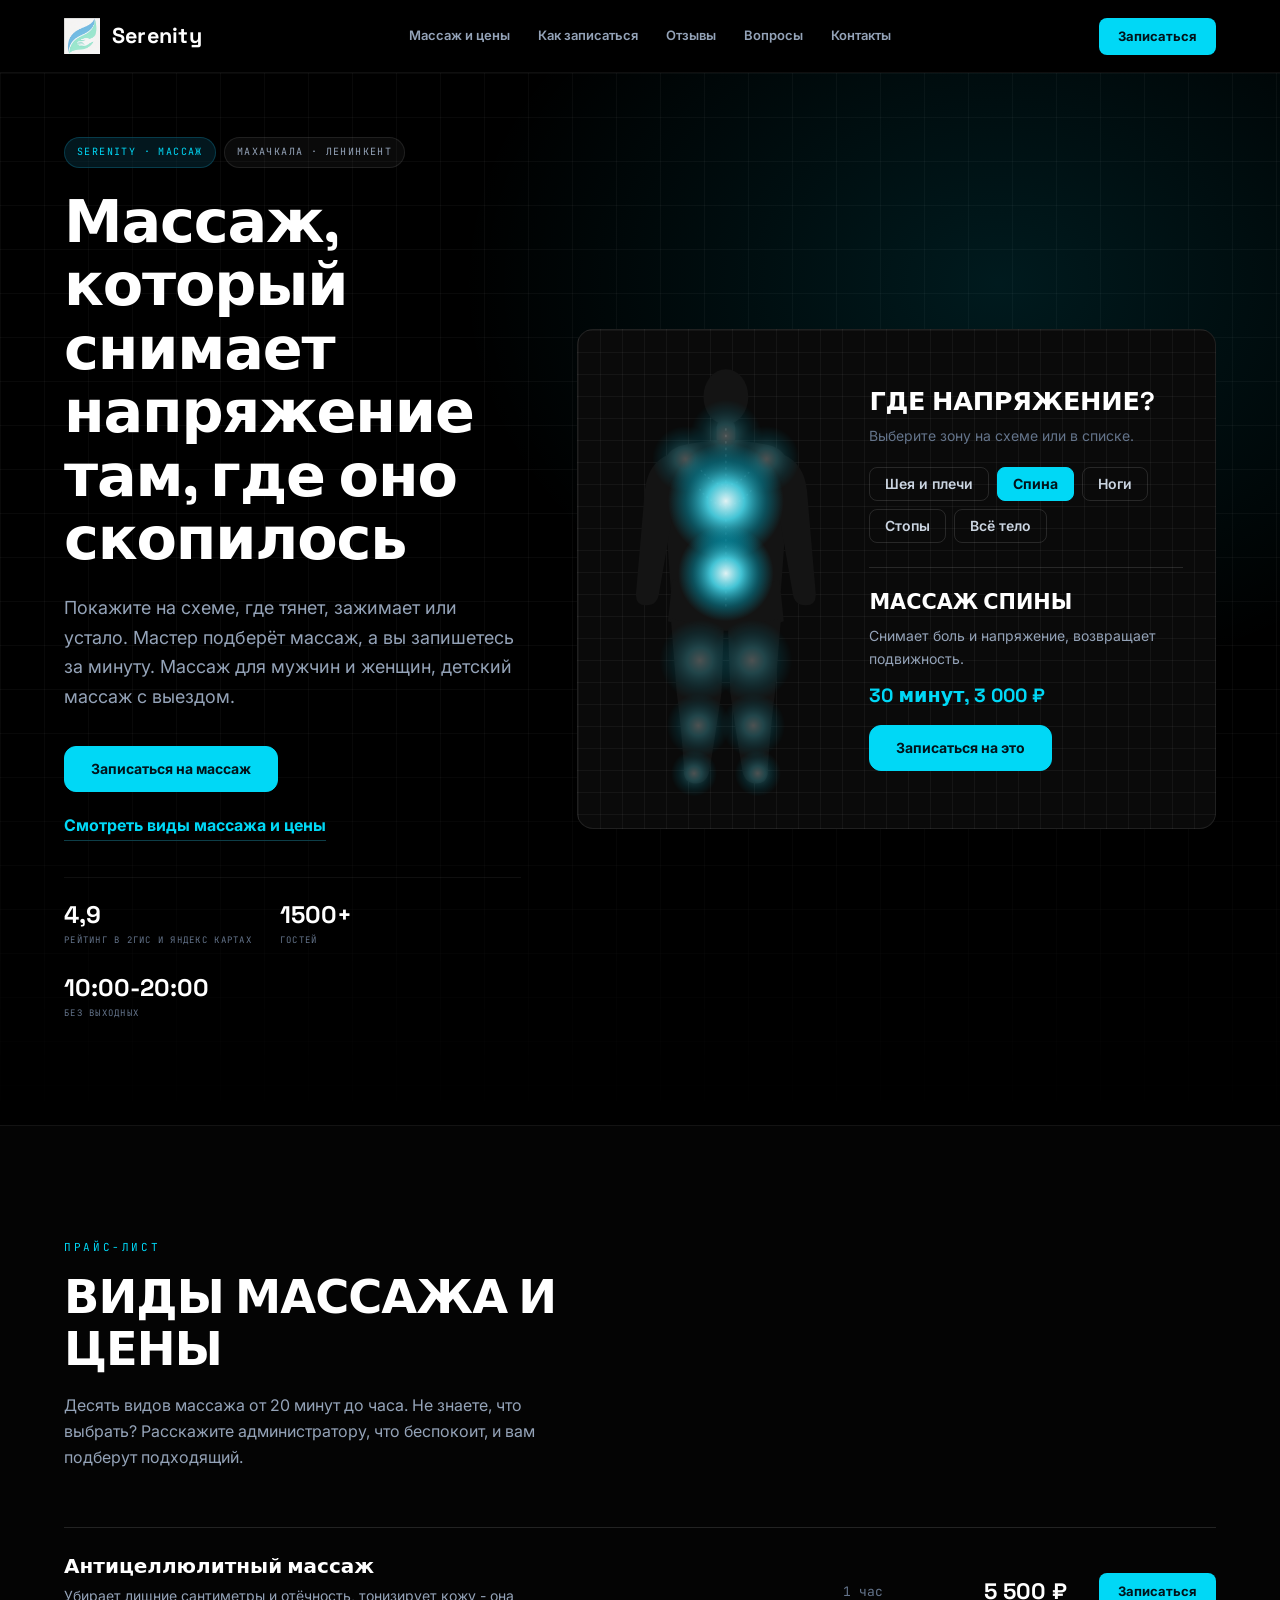
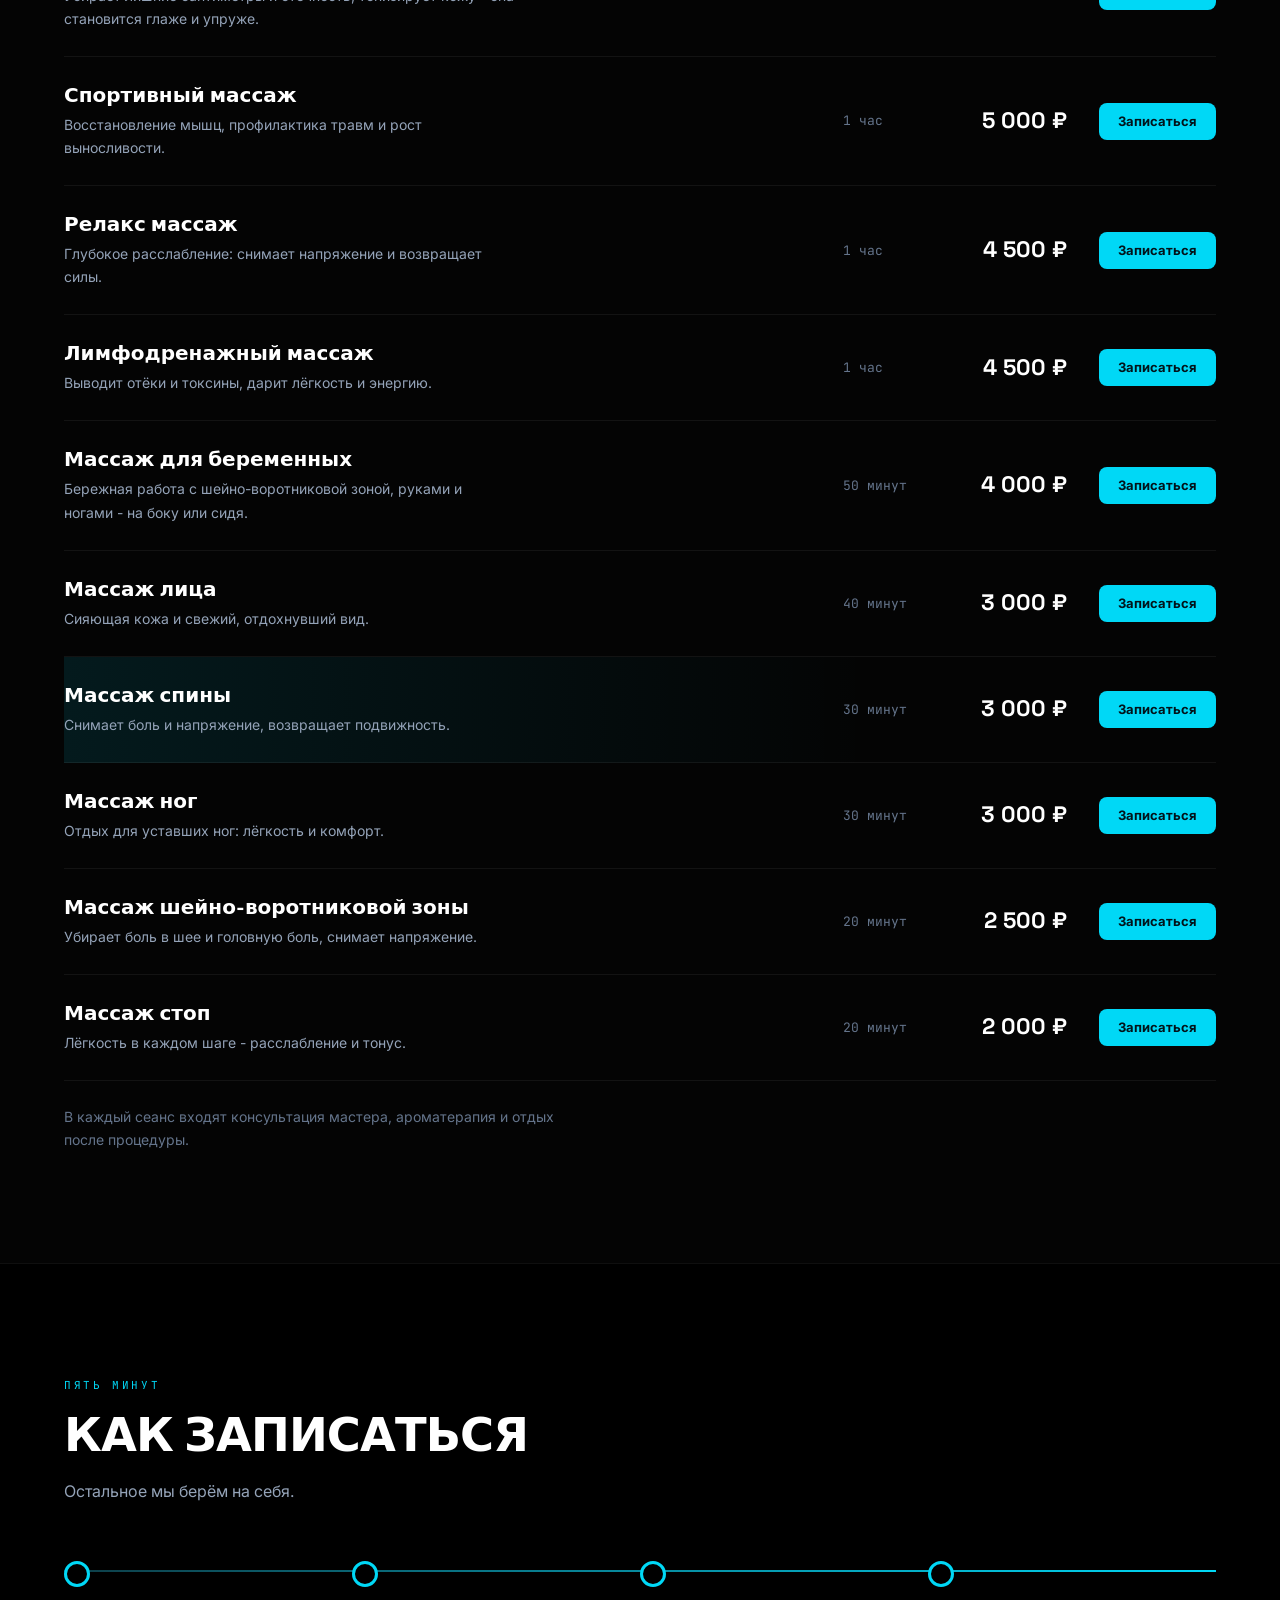
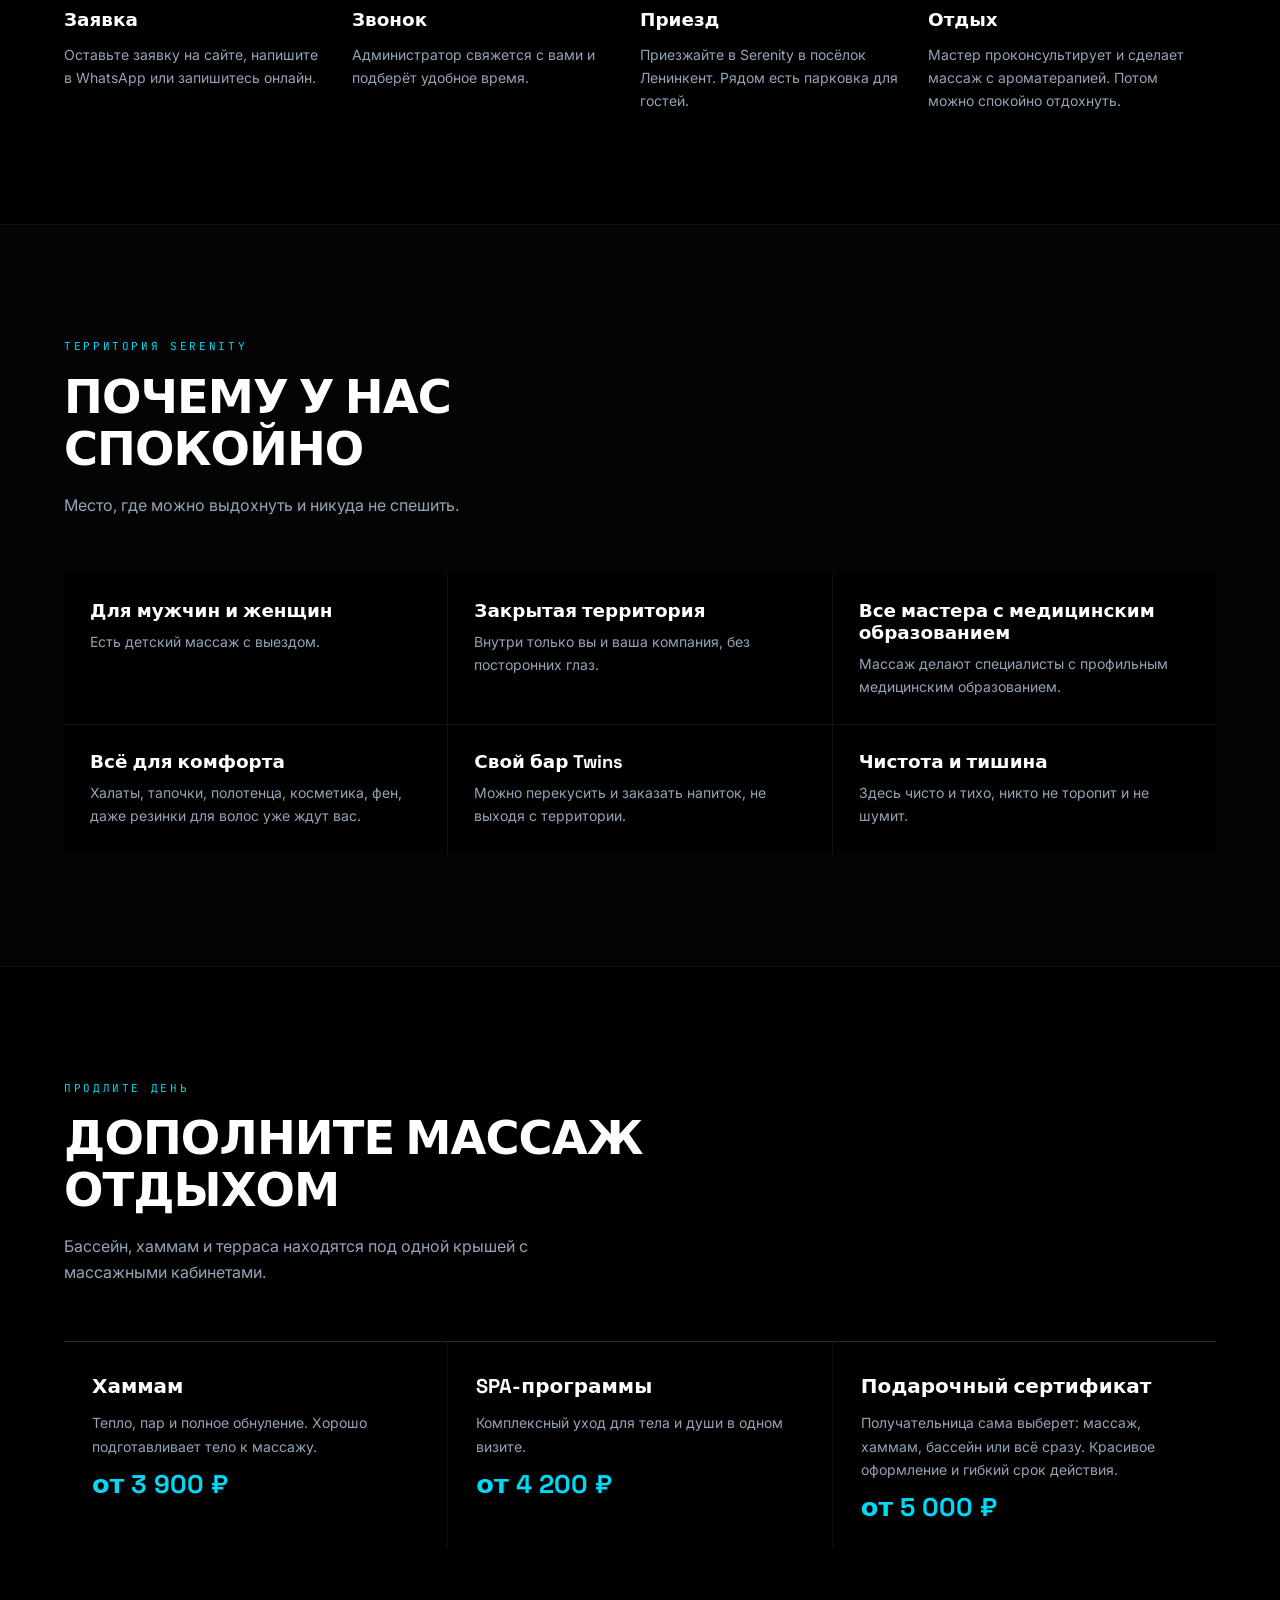
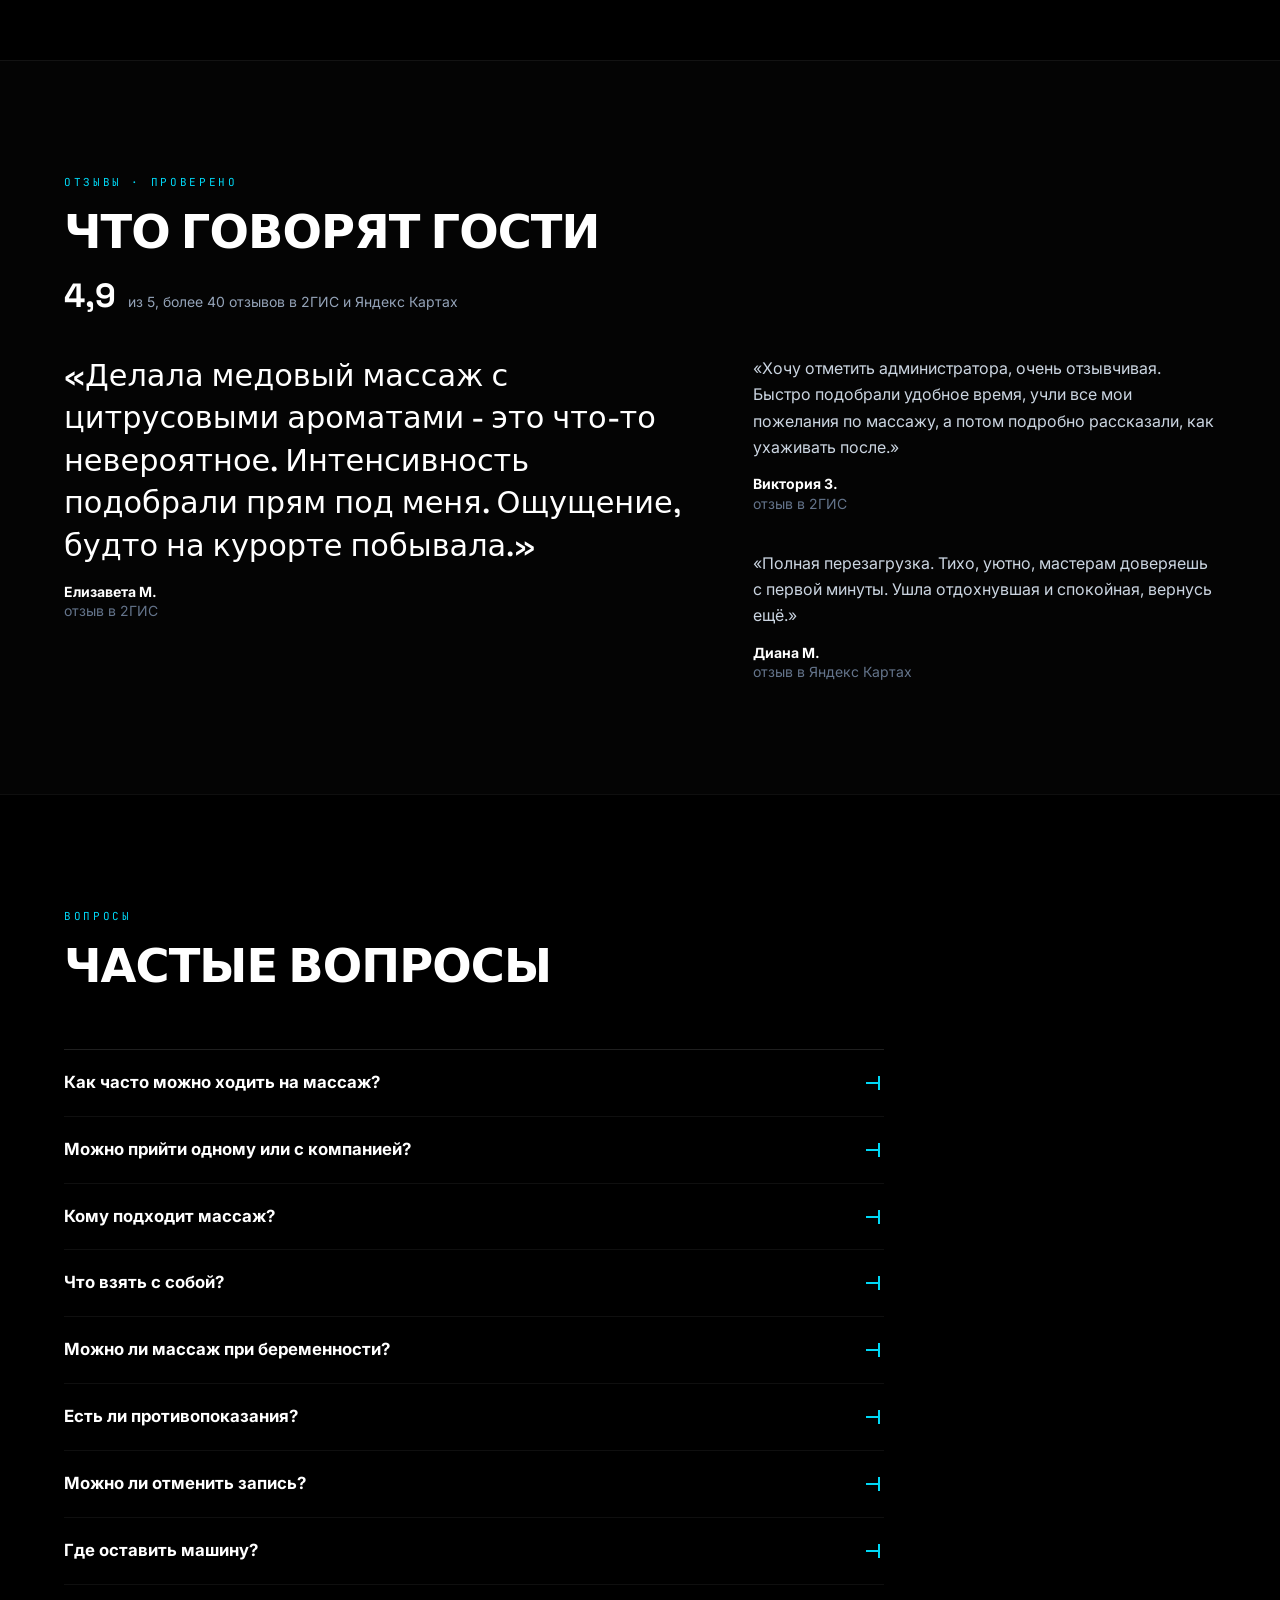
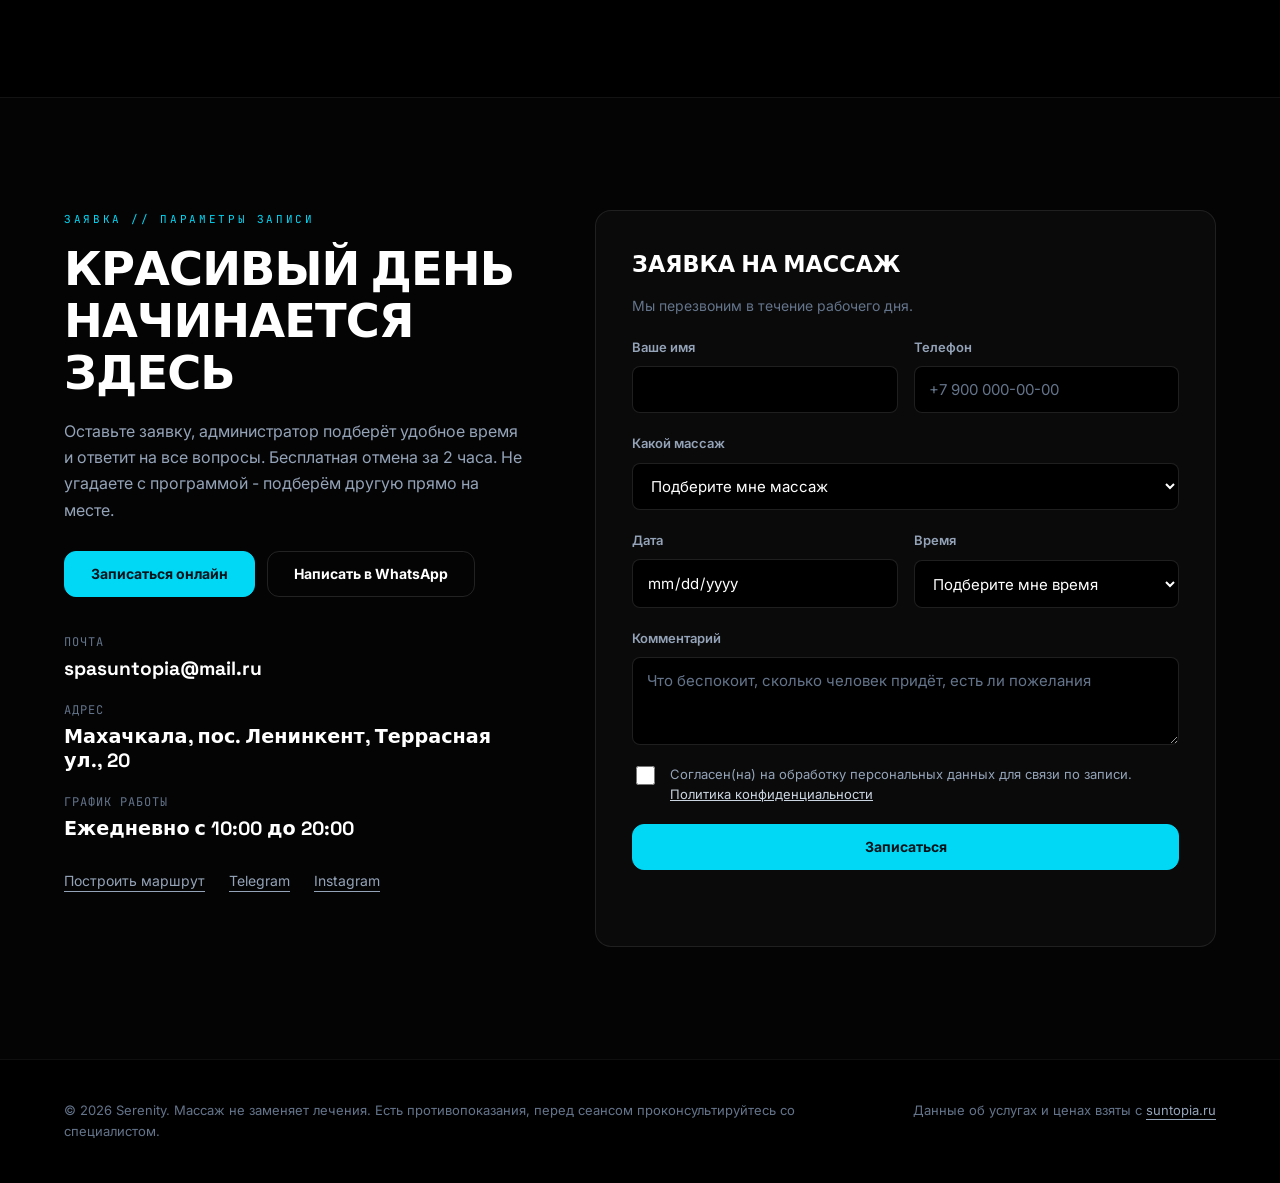
<file: index.html>
<!DOCTYPE html>
<html lang="ru" data-theme="dark">
<head>
<meta charset="utf-8">
<meta name="viewport" content="width=device-width, initial-scale=1">
<title>Serenity - массаж в Махачкале</title>
<meta name="description" content="Массаж в SPA Serenity в Махачкале: 10 видов массажа от 2 000 ₽, ароматерапия в каждом сеансе, массаж для мужчин и женщин, детский массаж с выездом. Запишитесь онлайн.">
<meta name="theme-color" content="#000000">
<link rel="icon" href="img/favicon.svg">
<link rel="preconnect" href="https://fonts.googleapis.com">
<link rel="preconnect" href="https://fonts.gstatic.com" crossorigin>
<link href="https://fonts.googleapis.com/css2?family=Inter:wght@400;500;600;700&family=JetBrains+Mono:wght@400;500;700&family=Space+Grotesk:wght@500;700&display=swap" rel="stylesheet">
<link rel="stylesheet" href="styles.css">
</head>
<body>
<div id="progress" aria-hidden="true"></div>
<a class="skip" href="#main">Перейти к содержимому</a>

<header class="top" id="top">
  <div class="wrap top-in">
    <a class="logo" href="#top" aria-label="Serenity, на главную"><img src="img/logo.png" alt="" width="36" height="36"><b>Serenity</b></a>
    <nav class="nav" id="nav" aria-label="Основное меню">
      <a href="#uslugi">Массаж и цены</a>
      <a href="#vizit">Как записаться</a>
      <a href="#otzyvy">Отзывы</a>
      <a href="#voprosy">Вопросы</a>
      <a href="#zapis">Контакты</a>
    </nav>
    <div class="top-r">
      <a class="btn sm" href="#zapis">Записаться</a>
      <button class="burger" id="burger" type="button" aria-expanded="false" aria-controls="nav" aria-label="Открыть меню"><span></span><span></span><span></span></button>
    </div>
  </div>
</header>

<main id="main">

<section class="hero">
  <div class="wrap hero-grid">
    <div>
      <div class="badges">
        <span class="badge cy">Serenity · Массаж</span>
        <span class="badge">Махачкала · Ленинкент</span>
      </div>
      <h1>Массаж, который снимает напряжение там, где оно скопилось</h1>
      <p class="lead">Покажите на схеме, где тянет, зажимает или устало. Мастер подберёт массаж, а вы запишетесь за минуту. Массаж для мужчин и женщин, детский массаж с выездом.</p>
      <div class="hero-actions">
        <a class="btn hot" href="#zapis">Записаться на массаж</a>
        <a class="link" href="#uslugi">Смотреть виды массажа и цены</a>
      </div>
      <ul class="stats">
        <li><strong>4,9</strong><span>рейтинг в 2ГИС и Яндекс Картах</span></li>
        <li><strong>1500+</strong><span>гостей</span></li>
        <li><strong>10:00-20:00</strong><span>без выходных</span></li>
      </ul>
    </div>

    <div class="map" id="map">
      <div class="fig">
        <svg viewBox="0 0 320 600" role="img" aria-label="Схема тела со спины: выберите зону, где есть напряжение">
          <defs>
            <radialGradient id="heat">
              <stop offset="0" stop-color="#EAFDFF" stop-opacity=".95"/>
              <stop offset=".32" stop-color="#4DE3F7" stop-opacity=".85"/>
              <stop offset=".7" stop-color="#00A8C4" stop-opacity=".4"/>
              <stop offset="1" stop-color="#00A8C4" stop-opacity="0"/>
            </radialGradient>
          </defs>
          <g class="body-shape">
            <ellipse cx="160" cy="48" rx="31" ry="38"/>
            <rect x="147" y="80" width="26" height="36" rx="10"/>
            <path d="M96 116Q160 100 224 116Q246 124 248 150L236 316Q160 340 84 316L72 150Q74 124 96 116Z"/>
            <path d="M80 128Q52 140 48 178L36 318Q34 336 50 336Q66 336 68 318L86 214Z"/>
            <path d="M240 128Q268 140 272 178L284 318Q286 336 270 336Q254 336 252 318L234 214Z"/>
            <path d="M86 300Q160 332 234 300L240 358Q160 384 80 358Z"/>
            <path d="M84 354L157 370L154 456Q148 500 138 560Q136 582 118 582Q100 582 102 560Q98 500 92 456Z"/>
            <path d="M236 354L163 370L166 456Q172 500 182 560Q184 582 202 582Q220 582 218 560Q222 500 228 456Z"/>
          </g>
          <path class="spine" d="M160 92V344"/>
          <path class="spine" d="M126 150q34 40 68 0M124 176q36 44 72 0" style="stroke-dasharray:1 6"/>
          <g class="z" data-z="neck"><circle cx="160" cy="102" r="50"/><circle cx="104" cy="134" r="46"/><circle cx="216" cy="134" r="46"/></g>
          <g class="z" data-z="upper"><circle cx="160" cy="192" r="80"/></g>
          <g class="z" data-z="lower"><circle cx="160" cy="292" r="66"/></g>
          <g class="z" data-z="legs"><circle cx="124" cy="412" r="56"/><circle cx="196" cy="412" r="56"/><circle cx="122" cy="502" r="44"/><circle cx="198" cy="502" r="44"/></g>
          <g class="z" data-z="feet"><circle cx="116" cy="568" r="32"/><circle cx="204" cy="568" r="32"/></g>
        </svg>
      </div>
      <div>
        <h2 class="map-h">Где напряжение?</h2>
        <p class="map-sub">Выберите зону на схеме или в списке.</p>
        <div class="zones" id="zones" role="group" aria-label="Зоны тела"></div>
        <div class="rec" id="rec" aria-live="polite"></div>
      </div>
    </div>
  </div>
</section>

<section class="sec tint" id="uslugi">
  <div class="wrap">
    <div class="sec-head">
      <span class="kicker">Прайс-лист</span>
      <h2>Виды массажа и цены</h2>
      <p>Десять видов массажа от 20 минут до часа. Не знаете, что выбрать? Расскажите администратору, что беспокоит, и вам подберут подходящий.</p>
    </div>
    <ul class="svc" id="svc"></ul>
    <p class="svc-note">В каждый сеанс входят консультация мастера, ароматерапия и отдых после процедуры.</p>
  </div>
</section>

<section class="sec" id="vizit">
  <div class="wrap">
    <div class="sec-head"><span class="kicker">Пять минут</span><h2>Как записаться</h2><p>Остальное мы берём на себя.</p></div>
    <ol class="steps">
      <li><h3>Заявка</h3><p>Оставьте заявку на сайте, напишите в WhatsApp или запишитесь онлайн.</p></li>
      <li><h3>Звонок</h3><p>Администратор свяжется с вами и подберёт удобное время.</p></li>
      <li><h3>Приезд</h3><p>Приезжайте в Serenity в посёлок Ленинкент. Рядом есть парковка для гостей.</p></li>
      <li><h3>Отдых</h3><p>Мастер проконсультирует и сделает массаж с ароматерапией. Потом можно спокойно отдохнуть.</p></li>
    </ol>
  </div>
</section>

<section class="sec tint" id="pochemu">
  <div class="wrap">
    <div class="sec-head"><span class="kicker">Территория Serenity</span><h2>Почему у нас спокойно</h2><p>Место, где можно выдохнуть и никуда не спешить.</p></div>
    <div class="why">
      <div><h3>Для мужчин и женщин</h3><p>Есть детский массаж с выездом.</p></div>
      <div><h3>Закрытая территория</h3><p>Внутри только вы и ваша компания, без посторонних глаз.</p></div>
      <div><h3>Все мастера с медицинским образованием</h3><p>Массаж делают специалисты с профильным медицинским образованием.</p></div>
      <div><h3>Всё для комфорта</h3><p>Халаты, тапочки, полотенца, косметика, фен, даже резинки для волос уже ждут вас.</p></div>
      <div><h3>Свой бар Twins</h3><p>Можно перекусить и заказать напиток, не выходя с территории.</p></div>
      <div><h3>Чистота и тишина</h3><p>Здесь чисто и тихо, никто не торопит и не шумит.</p></div>
    </div>
  </div>
</section>

<section class="sec">
  <div class="wrap">
    <div class="sec-head"><span class="kicker">Продлите день</span><h2>Дополните массаж отдыхом</h2><p>Бассейн, хаммам и терраса находятся под одной крышей с массажными кабинетами.</p></div>
    <ul class="offers">
      <li><h3>Хаммам</h3><p>Тепло, пар и полное обнуление. Хорошо подготавливает тело к массажу.</p><b>от 3 900 ₽</b></li>
      <li><h3>SPA-программы</h3><p>Комплексный уход для тела и души в одном визите.</p><b>от 4 200 ₽</b></li>
      <li><h3>Подарочный сертификат</h3><p>Получательница сама выберет: массаж, хаммам, бассейн или всё сразу. Красивое оформление и гибкий срок действия.</p><b>от 5 000 ₽</b></li>
    </ul>
  </div>
</section>

<section class="sec tint" id="otzyvy">
  <div class="wrap">
    <div class="sec-head" style="margin-bottom:40px">
      <span class="kicker">Отзывы · Проверено</span>
      <h2>Что говорят гости</h2>
      <div class="rate"><strong>4,9</strong><span>из 5, более 40 отзывов в 2ГИС и Яндекс Картах</span></div>
    </div>
    <div class="reviews">
      <blockquote class="q-big">
        <p>«Делала медовый массаж с цитрусовыми ароматами - это что-то невероятное. Интенсивность подобрали прям под меня. Ощущение, будто на курорте побывала.»</p>
        <cite>Елизавета М.<span>отзыв в 2ГИС</span></cite>
      </blockquote>
      <div class="q-side">
        <blockquote><p>«Хочу отметить администратора, очень отзывчивая. Быстро подобрали удобное время, учли все мои пожелания по массажу, а потом подробно рассказали, как ухаживать после.»</p><cite>Виктория З.<span>отзыв в 2ГИС</span></cite></blockquote>
        <blockquote><p>«Полная перезагрузка. Тихо, уютно, мастерам доверяешь с первой минуты. Ушла отдохнувшая и спокойная, вернусь ещё.»</p><cite>Диана М.<span>отзыв в Яндекс Картах</span></cite></blockquote>
      </div>
    </div>
  </div>
</section>

<section class="sec" id="voprosy">
  <div class="wrap">
    <div class="sec-head"><span class="kicker">Вопросы</span><h2>Частые вопросы</h2></div>
    <div class="faq">
      <details><summary>Как часто можно ходить на массаж?</summary><p>Релакс-массаж можно хоть каждую неделю, это полезно.</p></details>
      <details><summary>Можно прийти одному или с компанией?</summary><p>И так, и так. Один вы спокойно отдохнёте, вас никто не побеспокоит. С компанией будет веселее.</p></details>
      <details><summary>Кому подходит массаж?</summary><p>Мы делаем массаж для мужчин и женщин. Есть детский массаж с выездом.</p></details>
      <details><summary>Что взять с собой?</summary><p>Почти ничего. Полотенца и всё для отдыха дадим на месте. Возьмите купальник и хорошее настроение.</p></details>
      <details><summary>Можно ли массаж при беременности?</summary><p>Да, есть массаж для беременных на 50 минут: бережная работа с шейно-воротниковой зоной, руками и ногами, на боку или сидя. Скажите о беременности при записи.</p></details>
      <details><summary>Есть ли противопоказания?</summary><p>Да, у массажа они есть, например повышенная температура, острые воспаления и кожные инфекции. Перед сеансом мастер уточнит ваше самочувствие. При хронических болезнях лучше заранее посоветоваться с врачом.</p></details>
      <details><summary>Можно ли отменить запись?</summary><p>Да, отмена бесплатна за 2 часа до сеанса.</p></details>
      <details><summary>Где оставить машину?</summary><p>Рядом есть парковка для гостей, приезжайте на машине.</p></details>
    </div>
  </div>
</section>

<section class="sec book" id="zapis">
  <div class="wrap book-grid">
    <div>
      <span class="kicker">Заявка // Параметры записи</span>
      <h2>Красивый день начинается здесь</h2>
      <p class="lead-b">Оставьте заявку, администратор подберёт удобное время и ответит на все вопросы. Бесплатная отмена за 2 часа. Не угадаете с программой - подберём другую прямо на месте.</p>
      <div class="book-cta">
        <a class="btn hot" href="https://n2329176.yclients.com/" target="_blank" rel="noopener">Записаться онлайн</a>
        <a class="btn line" href="https://wa.me/79286323511?text=%D0%97%D0%B4%D1%80%D0%B0%D0%B2%D1%81%D1%82%D0%B2%D1%83%D0%B9%D1%82%D0%B5!%20%D0%A5%D0%BE%D1%87%D1%83%20%D0%B7%D0%B0%D0%BF%D0%B8%D1%81%D0%B0%D1%82%D1%8C%D1%81%D1%8F%20%D0%BD%D0%B0%20%D0%BC%D0%B0%D1%81%D1%81%D0%B0%D0%B6%20%D0%B2%20Serenity" target="_blank" rel="noopener">Написать в WhatsApp</a>
      </div>
      <dl class="contacts">
        <div><dt>Почта</dt><dd><a href="mailto:spasuntopia@mail.ru">spasuntopia@mail.ru</a></dd></div>
        <div><dt>Адрес</dt><dd>Махачкала, пос. Ленинкент, Террасная ул., 20</dd></div>
        <div><dt>График работы</dt><dd>Ежедневно с 10:00 до 20:00</dd></div>
      </dl>
      <div class="soc">
        <a href="https://yandex.ru/maps/-/CPTKmJJO" target="_blank" rel="noopener">Построить маршрут</a>
        <a href="https://t.me/+79886907779" target="_blank" rel="noopener">Telegram</a>
        <a href="https://www.instagram.com/spa_suntopia/" target="_blank" rel="noopener">Instagram</a>
      </div>
    </div>
    <form class="form" id="lead" novalidate>
      <h3>Заявка на массаж</h3>
      <p class="sub">Мы перезвоним в течение рабочего дня.</p>
      <div class="r2">
        <label class="f">Ваше имя<input type="text" name="name" autocomplete="given-name" required></label>
        <label class="f">Телефон<input type="tel" name="phone" autocomplete="tel" placeholder="+7 900 000-00-00" required></label>
      </div>
      <label class="f">Какой массаж<select id="fSvc" name="service"></select></label>
      <div class="r2">
        <label class="f">Дата<input type="date" id="fDate" name="date"></label>
        <label class="f">Время
          <select name="time">
            <option value="">Подберите мне время</option>
            <option>10:00</option><option>11:00</option><option>12:00</option><option>13:00</option><option>14:00</option><option>15:00</option><option>16:00</option><option>17:00</option><option>18:00</option><option>19:00</option>
          </select>
        </label>
      </div>
      <label class="f">Комментарий<textarea name="comment" placeholder="Что беспокоит, сколько человек придёт, есть ли пожелания"></textarea></label>
      <label class="consent"><input type="checkbox" name="consent" required><span>Согласен(на) на обработку персональных данных для связи по записи. <a href="https://suntopia.ru/privacy.html" target="_blank" rel="noopener">Политика конфиденциальности</a></span></label>
      <button class="btn hot" type="submit">Записаться</button>
      <p class="status" id="status" role="status"></p>
    </form>
  </div>
</section>

</main>

<footer class="foot">
  <div class="wrap">
    <p>© <span id="year"></span> Serenity. Массаж не заменяет лечения. Есть противопоказания, перед сеансом проконсультируйтесь со специалистом.</p>
    <p>Данные об услугах и ценах взяты с <a href="https://suntopia.ru/" target="_blank" rel="noopener">suntopia.ru</a></p>
  </div>
</footer>

<script src="main.js" defer></script>
</body>
</html>
</file>
<file: styles.css>
:root{
  --bg:#000; --bg-alt:#040404; --card:#0a0a0a; --card-2:#0d0d0d;
  --line:rgba(255,255,255,.06); --line-2:rgba(255,255,255,.12); --line-3:rgba(255,255,255,.09);
  --text:#fff; --t2:#cbd5e1; --t3:#94a3b8; --t4:#64748b;
  --cy:#00d8f6; --cy-dim:#0e3e48; --cy-bg:rgba(8,51,68,.45); --cy-bd:rgba(14,116,144,.4);
  --cy-soft:rgba(0,216,246,.10); --cy-soft-bd:rgba(0,216,246,.22);
  --on-cy:#02131a;
  --err:#f87171; --ok:#34d399;
  --display:"Space Grotesk","Manrope",system-ui,sans-serif;
  --body:"Inter",ui-sans-serif,system-ui,sans-serif;
  --mono:"JetBrains Mono",ui-monospace,monospace;
}
*{box-sizing:border-box}
html{scroll-behavior:smooth;scroll-padding-top:84px}
body{margin:0;background:var(--bg);color:var(--t3);font:400 1rem/1.65 var(--body);-webkit-font-smoothing:antialiased}
img,svg{display:block;max-width:100%}
h1,h2,h3{font-family:var(--display);color:var(--text);margin:0}
p{margin:0}
a{color:inherit}
button,input,select,textarea{font-family:inherit}
:focus-visible{outline:2px solid var(--cy);outline-offset:3px}
.wrap{max-width:1200px;margin:0 auto;padding:0 24px}
.mono{font-family:var(--mono)}
.skip{position:absolute;left:-999px;top:8px;background:var(--cy);color:var(--on-cy);padding:10px 16px;border-radius:8px;z-index:200;font-weight:700}
.skip:focus{left:8px}
#progress{position:fixed;top:0;left:0;height:3px;width:0;z-index:120;background:linear-gradient(90deg,#22d3ee,#38bdf8,#00d8f6)}
.sec{padding:112px 0;background:var(--bg);border-top:1px solid var(--line)}
.sec.tint{background:var(--bg-alt)}
.kicker{display:block;margin-bottom:16px;font-family:var(--mono);font-size:.6875rem;letter-spacing:.24em;text-transform:uppercase;color:var(--cy)}
h2{font-weight:700;font-size:clamp(1.85rem,4vw,2.9rem);line-height:1.12;letter-spacing:-.02em;text-transform:uppercase}
.sec-head{max-width:40rem;margin-bottom:56px}
.sec-head p{margin-top:16px;color:var(--t3);max-width:52ch;text-transform:none;letter-spacing:normal}

/* Кнопки */
.btn{position:relative;overflow:hidden;display:inline-flex;align-items:center;justify-content:center;gap:8px;padding:15px 26px;border-radius:12px;border:1px solid transparent;background:var(--cy);color:var(--on-cy);font:700 .875rem/1 var(--body);text-decoration:none;cursor:pointer;transition:filter .2s,transform .15s,background .2s,border-color .2s,color .2s,box-shadow .2s}
.btn::before{content:'';position:absolute;inset:0;background:linear-gradient(115deg,transparent 0%,rgba(255,255,255,.4) 46%,rgba(255,255,255,.4) 54%,transparent 100%);transform:translateX(-130%);transition:transform .7s ease}
.btn:hover::before{transform:translateX(130%)}
.btn:hover{filter:brightness(1.1);box-shadow:0 0 28px rgba(0,216,246,.22)}
.btn:active{transform:translateY(1px)}
.btn.hot{background:var(--cy);border-color:var(--cy);color:var(--on-cy);animation:btnGlow 2.6s ease-in-out infinite}
.btn.hot:hover{filter:brightness(1.1);animation-play-state:paused;box-shadow:0 0 36px rgba(0,216,246,.55),0 0 10px rgba(0,216,246,.7)}
.btn.line{background:transparent;color:var(--text);border-color:var(--line-2)}
.btn.line:hover{border-color:var(--cy);color:var(--cy);box-shadow:0 0 20px rgba(0,216,246,.18)}
@keyframes btnGlow{
  0%,100%{box-shadow:0 0 12px rgba(0,216,246,.28),0 0 2px rgba(0,216,246,.4)}
  50%{box-shadow:0 0 26px rgba(0,216,246,.5),0 0 8px rgba(0,216,246,.65)}
}
.btn.sm{padding:11px 18px;font-size:.8125rem;border-radius:8px}
.link{font-weight:700;color:var(--cy);text-decoration:none;border-bottom:1.5px solid var(--cy-dim);padding-bottom:2px}
.link:hover{border-color:var(--cy)}

/* Шапка */
.top{position:sticky;top:0;z-index:50;background:rgba(0,0,0,.78);-webkit-backdrop-filter:blur(10px);backdrop-filter:blur(10px);border-bottom:1px solid var(--line);transition:background .3s}
.top-in{display:flex;align-items:center;justify-content:space-between;gap:24px;min-height:72px}
.logo{display:flex;align-items:center;gap:12px;text-decoration:none}
.logo img{width:36px;height:36px;object-fit:contain}
.logo b{font:700 1.35rem/1 var(--display);letter-spacing:.01em;color:var(--text)}
.nav{display:flex;align-items:center;gap:28px}
.nav a{text-decoration:none;font-size:.8125rem;font-weight:600;color:var(--t3)}
.nav a:hover{color:var(--cy)}
.top-r{display:flex;align-items:center;gap:20px}
.phone{font-weight:600;text-decoration:none;white-space:nowrap;color:var(--text);font-size:.9375rem}
.burger{display:none;width:42px;height:42px;border-radius:8px;border:1px solid var(--line-2);background:transparent;padding:0;cursor:pointer;color:var(--text)}
.burger span{display:block;width:18px;height:2px;background:currentColor;margin:4px auto;transition:transform .2s,opacity .2s}
.burger[aria-expanded="true"] span:nth-child(1){transform:translateY(6px) rotate(45deg)}
.burger[aria-expanded="true"] span:nth-child(2){opacity:0}
.burger[aria-expanded="true"] span:nth-child(3){transform:translateY(-6px) rotate(-45deg)}

/* Первый экран */
.hero{position:relative;padding:64px 0 104px;overflow:hidden}
.hero::before{content:"";position:absolute;inset:0;background:radial-gradient(60% 55% at 78% 20%,rgba(0,216,246,.12),transparent 70%),linear-gradient(rgba(255,255,255,.035) 1px,transparent 1px),linear-gradient(90deg,rgba(255,255,255,.035) 1px,transparent 1px);background-size:auto,44px 44px,44px 44px;-webkit-mask-image:linear-gradient(180deg,#000 60%,transparent);mask-image:linear-gradient(180deg,#000 60%,transparent);pointer-events:none}
.hero-grid{position:relative;display:grid;grid-template-columns:minmax(0,5fr) minmax(0,7fr);gap:56px;align-items:center}
.badges{display:flex;flex-wrap:wrap;gap:8px;margin-bottom:22px}
.badge{display:inline-flex;align-items:center;gap:6px;padding:6px 12px;border-radius:999px;font-family:var(--mono);font-size:.625rem;letter-spacing:.14em;text-transform:uppercase;background:rgba(255,255,255,.04);border:1px solid var(--line-3);color:var(--t3)}
.badge.cy{background:var(--cy-bg);border-color:var(--cy-bd);color:var(--cy)}
h1{font-size:clamp(2.3rem,4.6vw,3.7rem);line-height:1.08;letter-spacing:-.02em;font-weight:700;text-transform:none}
.lead{margin-top:22px;font-size:1.125rem;color:var(--t3);max-width:32rem;line-height:1.65}
.hero-actions{display:flex;flex-wrap:wrap;align-items:center;gap:20px;margin-top:34px}
.stats{list-style:none;margin:36px 0 0;padding:24px 0 0;border-top:1px solid var(--line);display:flex;flex-wrap:wrap;gap:28px}
.stats strong{display:block;font:700 1.5rem/1.1 var(--display);color:var(--text)}
.stats span{display:block;margin-top:4px;font-family:var(--mono);font-size:.5625rem;letter-spacing:.14em;text-transform:uppercase;color:var(--t4)}

/* Карта тела */
.map{position:relative;background:var(--card);color:var(--text);border-radius:16px;padding:32px;display:grid;grid-template-columns:minmax(0,.85fr) minmax(0,1.15fr);gap:28px;align-items:center;overflow:hidden;border:1px solid var(--line-3);background-image:linear-gradient(rgba(255,255,255,.045) 1px,transparent 1px),linear-gradient(90deg,rgba(255,255,255,.045) 1px,transparent 1px);background-size:22px 22px}
.fig{position:relative}
.fig svg{width:100%;height:auto;max-height:560px;margin:0 auto}
.body-shape{fill:#141414}
.spine{fill:none;stroke:var(--line-2);stroke-width:2;stroke-dasharray:2 7;stroke-linecap:round}
.z{opacity:.28;transition:opacity .5s;cursor:pointer;transform-box:fill-box;transform-origin:center}
.z:hover{opacity:.6}
.z.on{opacity:1;animation:breathe 4.5s ease-in-out infinite}
@keyframes breathe{50%{transform:scale(1.07)}}
.z circle{fill:url(#heat)}
.map-h{font-size:1.6rem;line-height:1.15;color:var(--text);text-transform:uppercase;letter-spacing:-.01em}
.map-sub{margin-top:8px;color:var(--t4);font-size:.875rem}
.zones{display:flex;flex-wrap:wrap;gap:8px;margin:20px 0 24px}
.zones button{padding:9px 15px;border-radius:8px;border:1px solid var(--line-2);background:transparent;color:var(--t2);font:600 .875rem/1 var(--body);cursor:pointer;transition:background .25s,color .25s,border-color .25s}
.zones button:hover{border-color:var(--cy-dim)}
.zones button[aria-pressed="true"]{background:var(--cy);border-color:var(--cy);color:var(--on-cy);font-weight:700}
.rec{padding-top:22px;border-top:1px solid var(--line-2);min-height:190px}
.rec h3{font-size:1.3rem;color:var(--text);line-height:1.2;text-transform:uppercase}
.rec p{margin-top:10px;color:var(--t3);font-size:.875rem;line-height:1.6}
.rec .price{margin-top:14px;font:700 1.2rem/1.2 var(--display);color:var(--cy)}
.rec .btn{margin-top:18px}

/* Услуги */
.svc{list-style:none;margin:0;padding:0;border-top:1px solid var(--line-2)}
.row{display:grid;grid-template-columns:minmax(0,1.6fr) minmax(5.5rem,auto) minmax(6.5rem,auto) auto;gap:16px 32px;align-items:center;padding:26px 0;border-bottom:1px solid var(--line)}
.row h3{font-size:1.25rem;line-height:1.2;color:var(--text);font-weight:700}
.row p{margin-top:6px;font-size:.875rem;color:var(--t3);max-width:50ch}
.row .len{color:var(--t4);font-size:.8125rem;font-family:var(--mono);white-space:nowrap}
.row .cost{font:700 1.4rem/1 var(--display);white-space:nowrap;text-align:right;color:var(--text)}
.hl{background:linear-gradient(90deg,var(--cy-soft),transparent 70%);transition:background 1s}
.svc-note{margin-top:24px;color:var(--t4);font-size:.875rem;max-width:56ch}

/* Как записаться */
.steps{list-style:none;margin:0;padding:0;display:grid;grid-template-columns:repeat(4,minmax(0,1fr));gap:0;position:relative}
.steps::before{content:"";position:absolute;left:0;right:0;top:9px;height:2px;background:linear-gradient(90deg,var(--cy-dim),var(--cy))}
.steps li{position:relative;padding:44px 28px 0 0}
.steps li::before{content:"";position:absolute;left:0;top:0;width:20px;height:20px;border-radius:50%;background:var(--bg);border:3px solid var(--cy)}
.steps h3{font-size:1.15rem;margin-bottom:8px;color:var(--text)}
.steps p{font-size:.875rem;color:var(--t3)}

/* Почему у нас */
.why{display:grid;grid-template-columns:repeat(3,minmax(0,1fr));gap:1px;background:var(--line)}
.why div{padding:26px;background:var(--bg)}
.why h3{font-size:1.15rem;line-height:1.2;margin-bottom:8px;color:var(--text)}
.why p{font-size:.875rem;color:var(--t3)}

/* Дополните массаж */
.offers{list-style:none;margin:0;padding:0;display:grid;grid-template-columns:repeat(3,minmax(0,1fr));gap:1px;background:var(--line);border-top:1px solid var(--line-2)}
.offers li{padding:28px;background:var(--bg)}
.offers h3{font-size:1.25rem;margin-bottom:8px;color:var(--text)}
.offers p{font-size:.875rem;color:var(--t3)}
.offers b{display:block;margin-top:14px;font:700 1.6rem/1 var(--display);color:var(--cy)}

/* Отзывы */
.rate{display:inline-flex;align-items:baseline;gap:12px;margin-top:20px;font-size:.875rem;color:var(--t3)}
.rate strong{font:700 2.1rem/1 var(--display);color:var(--text)}
.reviews{display:grid;grid-template-columns:1.35fr 1fr;gap:64px;align-items:start}
blockquote{margin:0}
.q-big{font:500 clamp(1.3rem,2.4vw,1.9rem)/1.4 var(--display);color:var(--text)}
.q-side{display:grid;gap:36px}
.q-side p{font-size:1rem;color:var(--t2)}
cite{display:block;margin-top:14px;font:700 .875rem/1.4 var(--body);font-style:normal;color:var(--text)}
cite span{display:block;font-weight:400;color:var(--t4)}
.fine{margin-top:40px;font-size:.8125rem;color:var(--t4)}

/* Вопросы */
.faq{max-width:820px}
.faq details{border-bottom:1px solid var(--line)}
.faq details:first-child{border-top:1px solid var(--line-2)}
.faq summary{list-style:none;cursor:pointer;padding:22px 48px 22px 0;font:700 1.05rem/1.3 var(--body);position:relative;color:var(--text)}
.faq summary::-webkit-details-marker{display:none}
.faq summary::before,.faq summary::after{content:"";position:absolute;right:4px;top:50%;background:var(--cy);transition:transform .2s}
.faq summary::before{width:14px;height:2px;margin-top:-1px}
.faq summary::after{width:2px;height:14px;margin-left:6px;margin-top:-7px}
.faq details[open] summary::after{transform:scaleY(0)}
.faq details p{padding:0 48px 24px 0;color:var(--t3);max-width:62ch}

/* Запись */
.book{background:var(--bg-alt)}
.book h2{color:var(--text)}
.book-grid{display:grid;grid-template-columns:minmax(0,.85fr) minmax(0,1.15fr);gap:72px;align-items:start}
.book .lead-b{margin-top:18px;color:var(--t3);max-width:30rem}
.book-cta{display:flex;flex-wrap:wrap;gap:12px;margin-top:28px}
.contacts{margin:36px 0 0;display:grid;gap:20px}
.contacts dt{font-size:.75rem;color:var(--t4);font-family:var(--mono);letter-spacing:.08em;text-transform:uppercase}
.contacts dd{margin:4px 0 0;font:700 1.2rem/1.25 var(--display);color:var(--text)}
.contacts a{text-decoration:none}
.contacts a:hover{color:var(--cy)}
.soc{display:flex;flex-wrap:wrap;gap:8px 24px;margin-top:28px;font-size:.875rem}
.soc a{color:var(--t3);text-decoration:underline;text-underline-offset:5px}
.soc a:hover{color:var(--cy)}
.form{display:grid;gap:20px;background:var(--card);color:var(--text);border-radius:16px;padding:36px;border:1px solid var(--line-3)}
.form h3{font-size:1.4rem;text-transform:uppercase}
.form .sub{margin-top:-10px;color:var(--t4);font-size:.875rem}
.r2{display:grid;grid-template-columns:1fr 1fr;gap:16px}
.f{display:grid;gap:8px;font-weight:600;font-size:.8125rem;color:var(--t3)}
.f input,.f select,.f textarea{width:100%;padding:12px 14px;border-radius:8px;border:1px solid var(--line-2);background:var(--bg);color:var(--text);font:400 .9375rem/1.4 var(--body)}
.f textarea{min-height:88px;resize:vertical}
.f select{color-scheme:dark}
.f input::placeholder,.f textarea::placeholder{color:var(--t4)}
.f input:focus,.f select:focus,.f textarea:focus{outline:none;border-color:var(--cy);box-shadow:0 0 0 3px rgba(0,216,246,.22)}
.consent{display:flex;gap:12px;align-items:flex-start;font-size:.8125rem;color:var(--t3);line-height:1.5}
.consent input{width:19px;height:19px;margin-top:1px;flex:none;accent-color:var(--cy)}
.consent a{text-decoration:underline;color:var(--t2)}
.status{min-height:1.4em;font-weight:700;font-size:.875rem}
.status.ok{color:var(--ok)}.status.err{color:var(--err)}
.form .btn{width:100%}

/* Подвал */
.foot{padding:40px 0;background:var(--bg);color:var(--t4);font-size:.8125rem;border-top:1px solid var(--line)}
.foot .wrap{display:flex;flex-wrap:wrap;justify-content:space-between;gap:12px 40px}
.foot p{max-width:48rem}
.foot a{text-decoration:underline;text-underline-offset:4px;color:var(--t3)}
.foot a:hover{color:var(--cy)}

/* Адаптив */
@media (max-width:1080px){
  .nav{display:none}
  .burger{display:block}
  .top.open .nav{display:flex;position:absolute;top:100%;left:0;right:0;flex-direction:column;align-items:stretch;gap:0;padding:8px 24px 20px;background:#000;border-bottom:1px solid var(--line)}
  .top.open .nav a{padding:14px 0;border-bottom:1px solid var(--line);font-size:.9375rem}
  .hero-grid,.book-grid,.reviews{grid-template-columns:1fr}
  .hero-grid{gap:44px}
  .row{grid-template-columns:1fr auto;gap:12px 24px}
  .row .len{grid-column:1;order:2}
  .row .cost{order:1;grid-column:2;grid-row:1}
  .row .btn{order:3;grid-column:2;grid-row:2;justify-self:end}
  .steps{grid-template-columns:repeat(2,minmax(0,1fr));row-gap:40px}
  .why{grid-template-columns:repeat(2,minmax(0,1fr))}
  .offers{grid-template-columns:1fr}
}
@media (max-width:720px){
  .wrap{padding:0 16px}
  .sec{padding:76px 0}
  .sec-head{margin-bottom:40px}
  .phone,.top-r .btn{display:none}
  .map{grid-template-columns:1fr;padding:22px;border-radius:14px}
  .fig svg{max-height:340px}
  .row{grid-template-columns:1fr auto}
  .steps{grid-template-columns:1fr;row-gap:0}
  .steps::before{left:9px;right:auto;top:0;bottom:0;width:2px;height:auto;background:linear-gradient(180deg,var(--cy-dim),var(--cy))}
  .steps li{padding:0 0 32px 44px}
  .steps li::before{left:0;top:2px}
  .why{grid-template-columns:1fr}
  .r2{grid-template-columns:1fr}
  .form{padding:22px}
}
@media (prefers-reduced-motion:reduce){
  html{scroll-behavior:auto}
  *,*::before,*::after{animation:none!important;transition:none!important}
}
</file>
